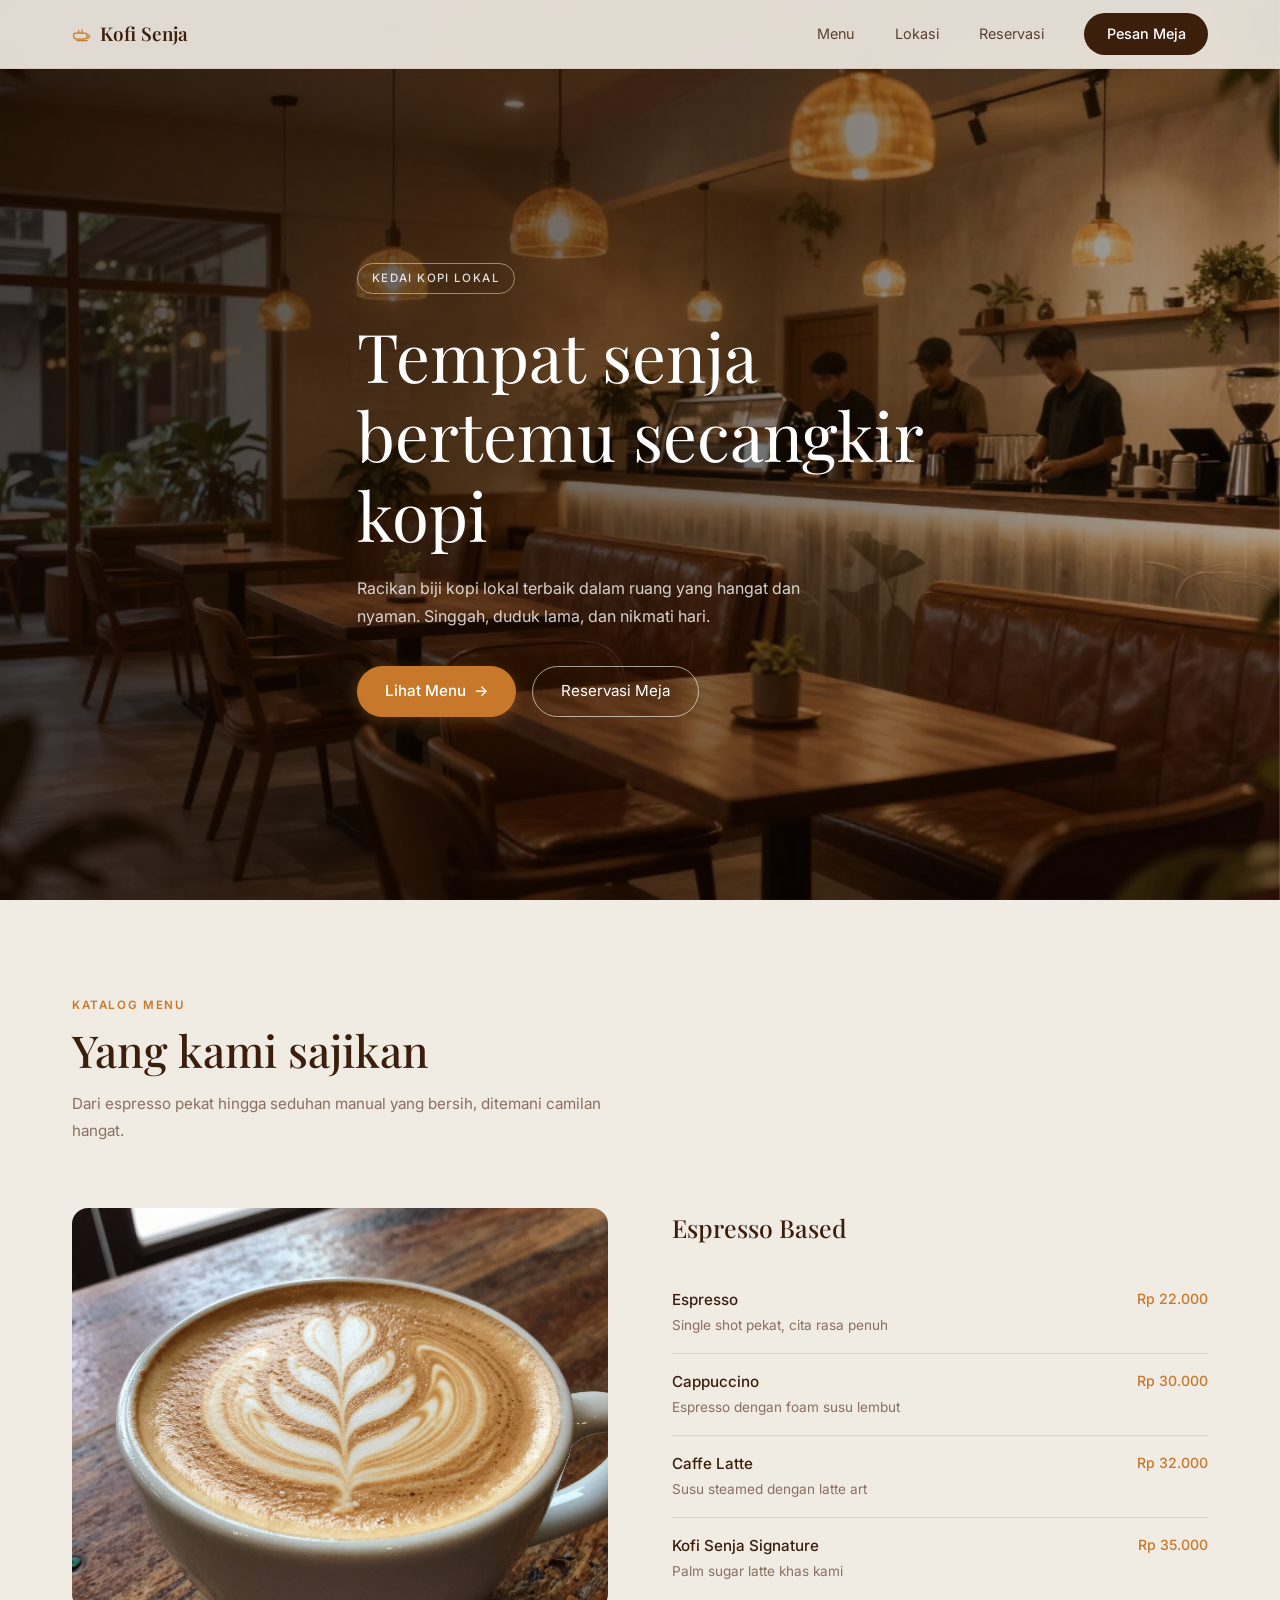
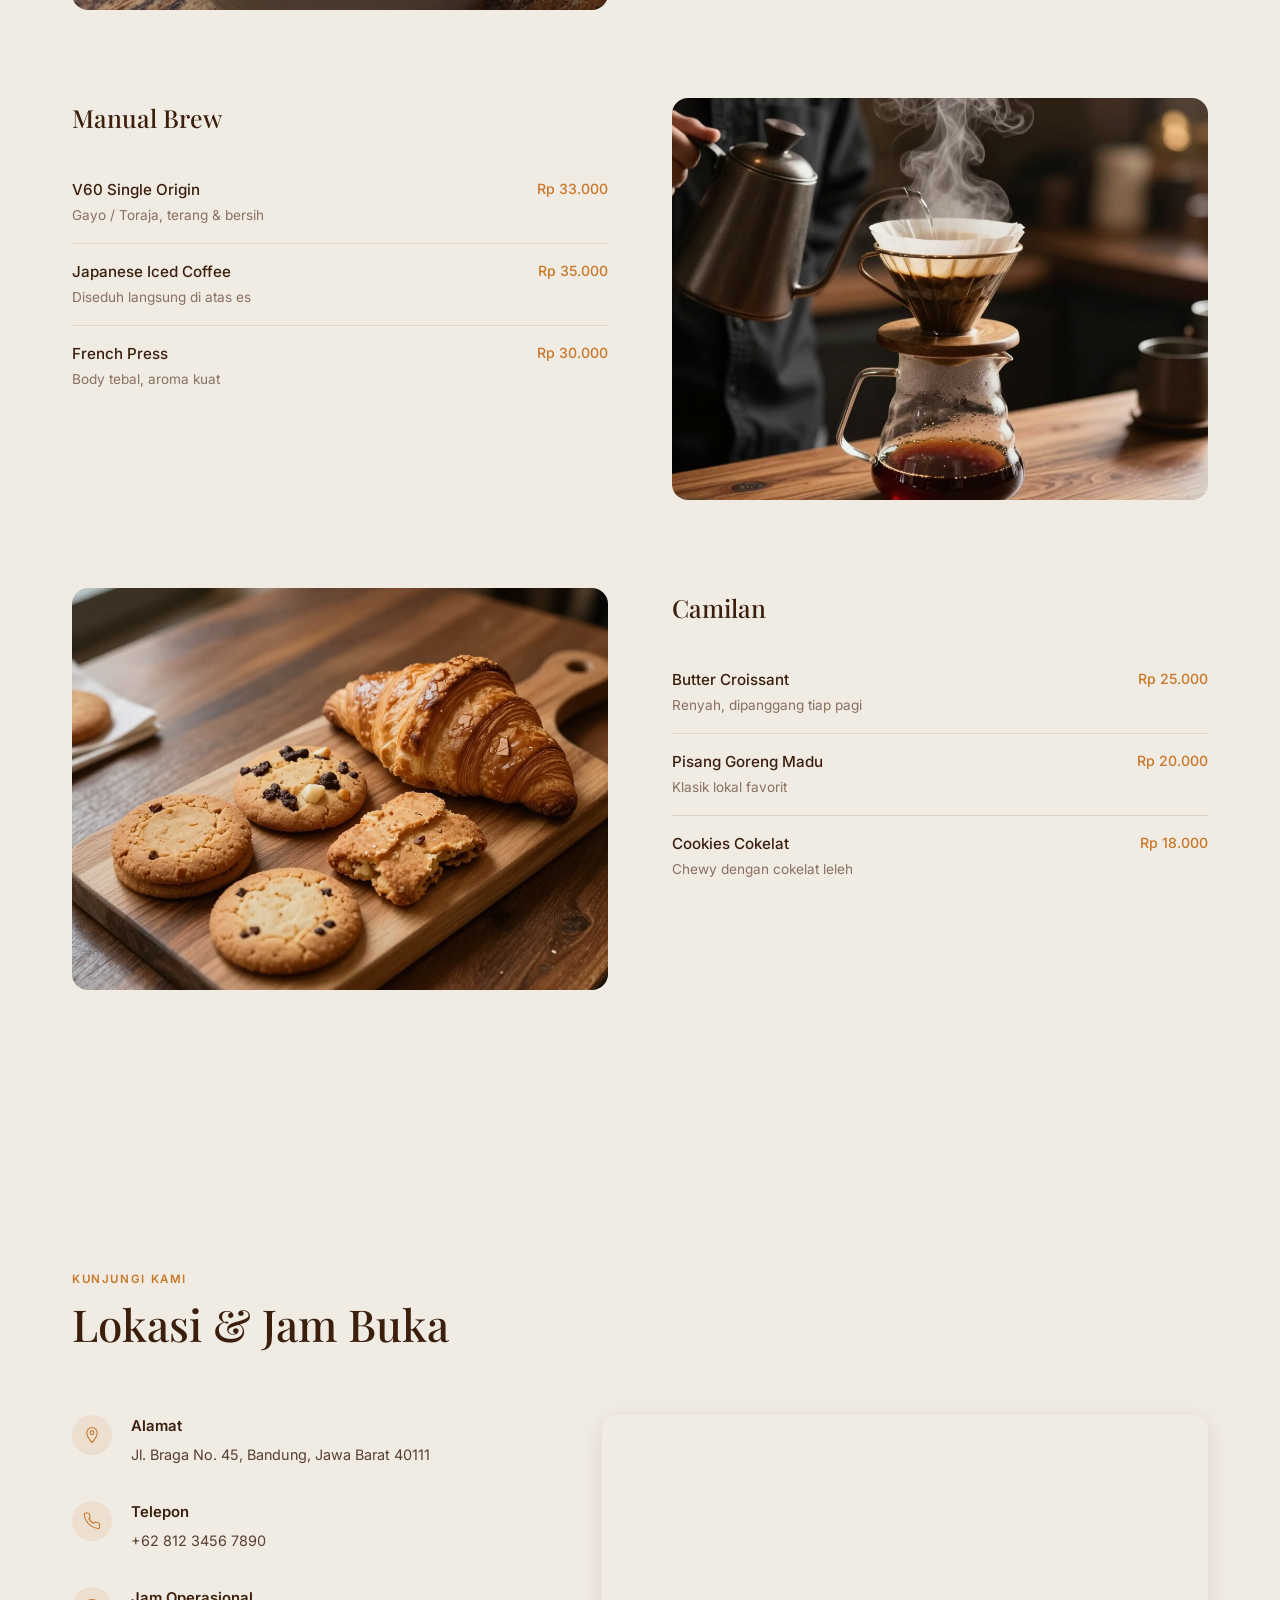
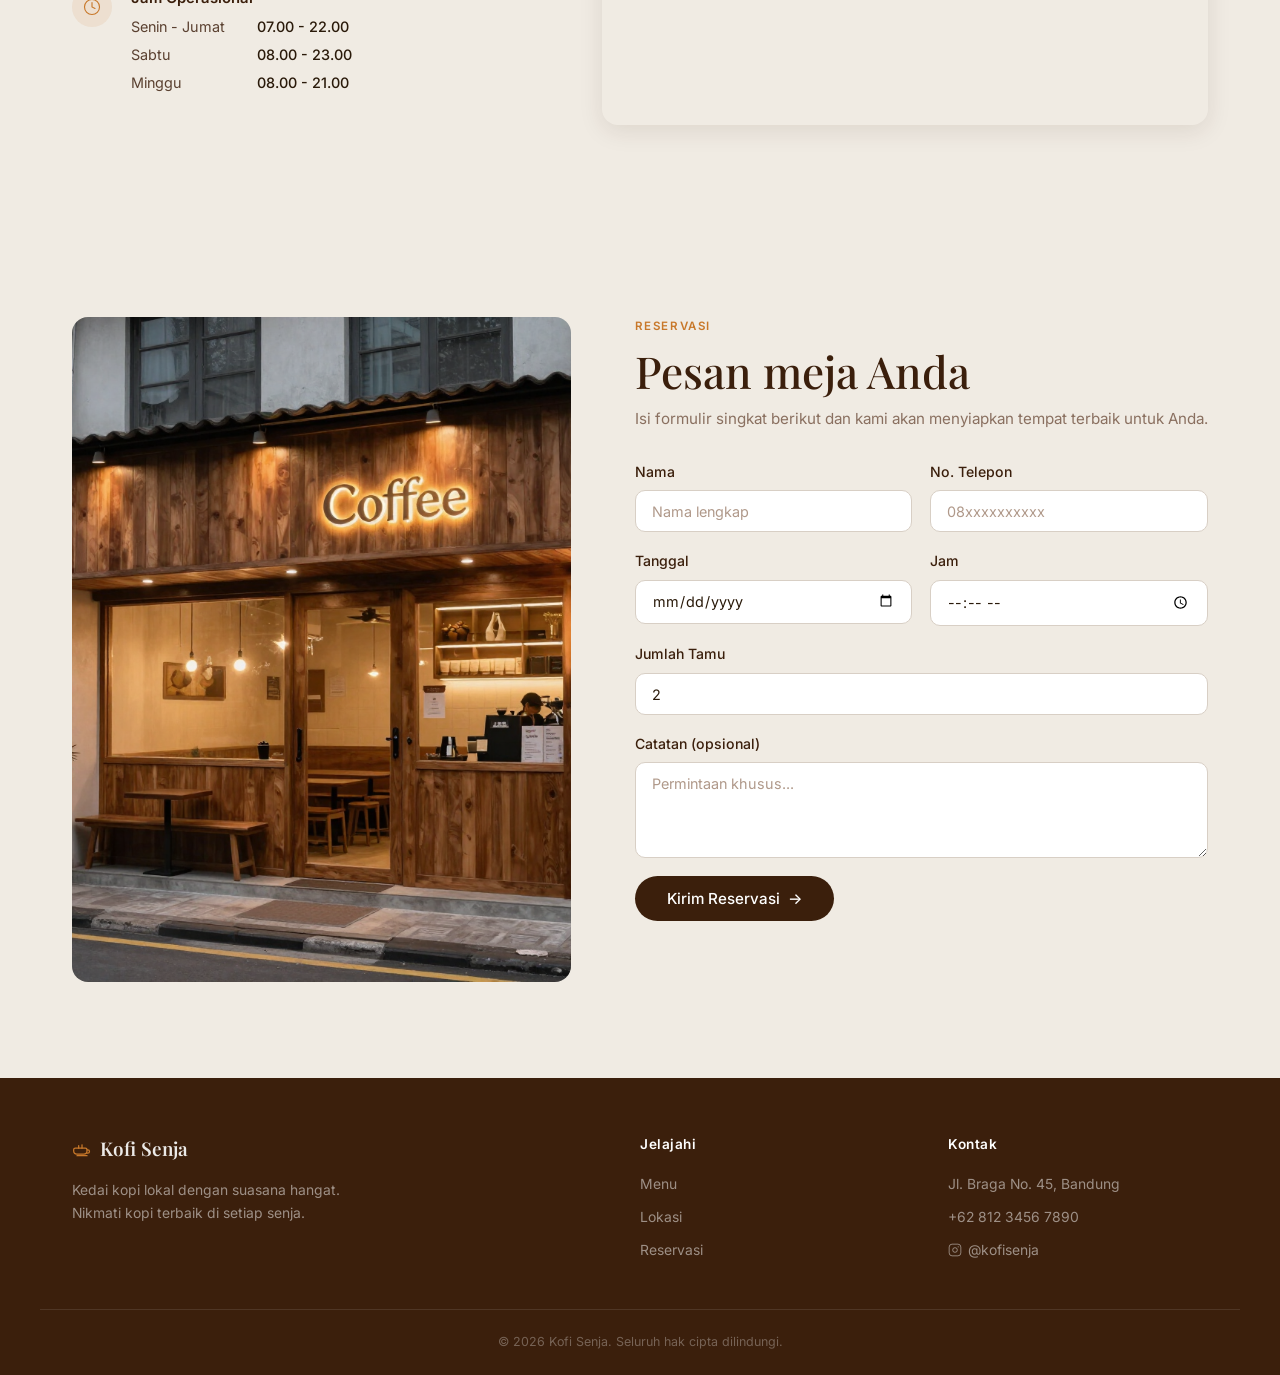
<file: index.html>
<!DOCTYPE html>
<html lang="id">
<head>
  <meta charset="UTF-8" />
  <meta name="viewport" content="width=device-width, initial-scale=1.0" />
  <title>Kofi Senja — Kedai Kopi Lokal Bandung</title>
  <meta name="description" content="Kofi Senja adalah kedai kopi lokal di Bandung dengan racikan biji kopi terbaik dalam suasana hangat dan nyaman. Singgah, duduk lama, dan nikmati hari." />
  <link rel="preconnect" href="https://fonts.googleapis.com" />
  <link rel="preconnect" href="https://fonts.gstatic.com" crossorigin />
  <link href="https://fonts.googleapis.com/css2?family=Playfair+Display:ital,wght@0,400;0,500;0,600;0,700;1,400&family=Inter:wght@300;400;500;600&display=swap" rel="stylesheet" />
  <link rel="stylesheet" href="style.css" />
</head>
<body>

  <!-- ===== NAVBAR ===== -->
  <header id="navbar" class="navbar">
    <div class="container navbar-inner">
      <a href="#" class="brand" id="brand-logo">
        <svg class="brand-icon" viewBox="0 0 24 24" fill="none" xmlns="http://www.w3.org/2000/svg">
          <path d="M4 11h12a2 2 0 0 1 2 2v1a4 4 0 0 1-4 4H6a4 4 0 0 1-4-4v-1a2 2 0 0 1 2-2z" stroke="currentColor" stroke-width="1.5" stroke-linecap="round" stroke-linejoin="round"/>
          <path d="M18 13h1a2 2 0 0 1 0 4h-1" stroke="currentColor" stroke-width="1.5" stroke-linecap="round" stroke-linejoin="round"/>
          <path d="M8 11V8" stroke="currentColor" stroke-width="1.5" stroke-linecap="round"/>
          <path d="M12 11V7" stroke="currentColor" stroke-width="1.5" stroke-linecap="round"/>
          <path d="M6 20h12" stroke="currentColor" stroke-width="1.5" stroke-linecap="round"/>
        </svg>
        Kofi Senja
      </a>

      <nav class="nav-links" id="nav-desktop">
        <a href="#menu"      class="nav-link" id="nav-menu">Menu</a>
        <a href="#lokasi"    class="nav-link" id="nav-lokasi">Lokasi</a>
        <a href="#reservasi" class="nav-link" id="nav-reservasi">Reservasi</a>
        <a href="#reservasi" class="btn-pesan" id="nav-cta">Pesan Meja</a>
      </nav>

      <button class="hamburger" id="hamburger-btn" aria-label="Toggle Menu">
        <span></span><span></span><span></span>
      </button>
    </div>

    <div class="mobile-menu" id="mobile-menu">
      <a href="#menu"      class="mobile-nav-link" id="mob-menu">Menu</a>
      <a href="#lokasi"    class="mobile-nav-link" id="mob-lokasi">Lokasi</a>
      <a href="#reservasi" class="mobile-nav-link" id="mob-reservasi">Reservasi</a>
      <a href="#reservasi" class="btn-pesan mobile-cta" id="mob-cta">Pesan Meja</a>
    </div>
  </header>

  <!-- ===== HERO ===== -->
  <section id="hero" class="hero">
    <div class="hero-bg" style="background-image: url('img/hero-coffeeshop.jpg');"></div>
    <div class="hero-overlay"></div>
    <div class="container hero-content">
      <span class="hero-badge">KEDAI KOPI LOKAL</span>
      <h1 class="hero-title">Tempat senja<br>bertemu secangkir<br>kopi</h1>
      <p class="hero-desc">Racikan biji kopi lokal terbaik dalam ruang yang hangat dan<br>nyaman. Singgah, duduk lama, dan nikmati hari.</p>
      <div class="hero-btns">
        <a href="#menu"      class="btn-lihat-menu"  id="hero-btn-menu">Lihat Menu &nbsp;→</a>
        <a href="#reservasi" class="btn-reservasi-outline" id="hero-btn-reservasi">Reservasi Meja</a>
      </div>
    </div>
  </section>

  <!-- ===== MENU ===== -->
  <section id="menu" class="section">
    <div class="container">

      <div class="section-intro">
        <span class="label-tag">KATALOG MENU</span>
        <h2 class="section-heading">Yang kami sajikan</h2>
        <p class="section-sub">Dari espresso pekat hingga seduhan manual yang bersih, ditemani camilan<br>hangat.</p>
      </div>

      <!-- Espresso Based: gambar KIRI, list KANAN -->
      <div class="menu-row" id="menu-espresso">
        <div class="menu-photo">
          <img src="img/coffee-latte.jpg" alt="Espresso Based" />
        </div>
        <div class="menu-items">
          <h3 class="menu-cat">Espresso Based</h3>
          <ul class="item-list">
            <li class="item">
              <div class="item-info">
                <span class="item-name">Espresso</span>
                <span class="item-desc">Single shot pekat, cita rasa penuh</span>
              </div>
              <span class="item-price">Rp 22.000</span>
            </li>
            <li class="item">
              <div class="item-info">
                <span class="item-name">Cappuccino</span>
                <span class="item-desc">Espresso dengan foam susu lembut</span>
              </div>
              <span class="item-price">Rp 30.000</span>
            </li>
            <li class="item">
              <div class="item-info">
                <span class="item-name">Caffe Latte</span>
                <span class="item-desc">Susu steamed dengan latte art</span>
              </div>
              <span class="item-price">Rp 32.000</span>
            </li>
            <li class="item">
              <div class="item-info">
                <span class="item-name">Kofi Senja Signature</span>
                <span class="item-desc">Palm sugar latte khas kami</span>
              </div>
              <span class="item-price">Rp 35.000</span>
            </li>
          </ul>
        </div>
      </div>

      <!-- Manual Brew: list KIRI, gambar KANAN -->
      <div class="menu-row menu-row-rev" id="menu-manual">
        <div class="menu-items">
          <h3 class="menu-cat">Manual Brew</h3>
          <ul class="item-list">
            <li class="item">
              <div class="item-info">
                <span class="item-name">V60 Single Origin</span>
                <span class="item-desc">Gayo / Toraja, terang &amp; bersih</span>
              </div>
              <span class="item-price">Rp 33.000</span>
            </li>
            <li class="item">
              <div class="item-info">
                <span class="item-name">Japanese Iced Coffee</span>
                <span class="item-desc">Diseduh langsung di atas es</span>
              </div>
              <span class="item-price">Rp 35.000</span>
            </li>
            <li class="item">
              <div class="item-info">
                <span class="item-name">French Press</span>
                <span class="item-desc">Body tebal, aroma kuat</span>
              </div>
              <span class="item-price">Rp 30.000</span>
            </li>
          </ul>
        </div>
        <div class="menu-photo">
          <img src="img/manual-brew.jpg" alt="Manual Brew" />
        </div>
      </div>

      <!-- Camilan: gambar KIRI, list KANAN -->
      <div class="menu-row" id="menu-camilan">
        <div class="menu-photo">
          <img src="img/snacks.jpg" alt="Camilan" />
        </div>
        <div class="menu-items">
          <h3 class="menu-cat">Camilan</h3>
          <ul class="item-list">
            <li class="item">
              <div class="item-info">
                <span class="item-name">Butter Croissant</span>
                <span class="item-desc">Renyah, dipanggang tiap pagi</span>
              </div>
              <span class="item-price">Rp 25.000</span>
            </li>
            <li class="item">
              <div class="item-info">
                <span class="item-name">Pisang Goreng Madu</span>
                <span class="item-desc">Klasik lokal favorit</span>
              </div>
              <span class="item-price">Rp 20.000</span>
            </li>
            <li class="item">
              <div class="item-info">
                <span class="item-name">Cookies Cokelat</span>
                <span class="item-desc">Chewy dengan cokelat leleh</span>
              </div>
              <span class="item-price">Rp 18.000</span>
            </li>
          </ul>
        </div>
      </div>

    </div>
  </section>

  <!-- ===== LOKASI ===== -->
  <section id="lokasi" class="section">
    <div class="container">
      <div class="section-intro">
        <span class="label-tag">KUNJUNGI KAMI</span>
        <h2 class="section-heading">Lokasi &amp; Jam Buka</h2>
      </div>
      <div class="lokasi-grid">
        <div class="lokasi-left">
          <div class="lokasi-item">
            <div class="lokasi-icon">
              <svg viewBox="0 0 24 24" fill="none"><path d="M12 2C8.13 2 5 5.13 5 9c0 5.25 7 13 7 13s7-7.75 7-13c0-3.87-3.13-7-7-7z" stroke="currentColor" stroke-width="1.5"/><circle cx="12" cy="9" r="2.5" stroke="currentColor" stroke-width="1.5"/></svg>
            </div>
            <div>
              <h4 class="lokasi-label">Alamat</h4>
              <p class="lokasi-val">Jl. Braga No. 45, Bandung, Jawa Barat 40111</p>
            </div>
          </div>
          <div class="lokasi-item">
            <div class="lokasi-icon">
              <svg viewBox="0 0 24 24" fill="none"><path d="M22 16.92v3a2 2 0 0 1-2.18 2 19.79 19.79 0 0 1-8.63-3.07A19.5 19.5 0 0 1 4.69 12a19.79 19.79 0 0 1-3.07-8.67A2 2 0 0 1 3.6 1.27h3a2 2 0 0 1 2 1.72 12.84 12.84 0 0 0 .7 2.81 2 2 0 0 1-.45 2.11L7.91 8.83a16 16 0 0 0 6.09 6.09l.88-.88a2 2 0 0 1 2.11-.45 12.84 12.84 0 0 0 2.81.7A2 2 0 0 1 22 16.92z" stroke="currentColor" stroke-width="1.5"/></svg>
            </div>
            <div>
              <h4 class="lokasi-label">Telepon</h4>
              <p class="lokasi-val">+62 812 3456 7890</p>
            </div>
          </div>
          <div class="lokasi-item">
            <div class="lokasi-icon">
              <svg viewBox="0 0 24 24" fill="none"><circle cx="12" cy="12" r="10" stroke="currentColor" stroke-width="1.5"/><polyline points="12 6 12 12 16 14" stroke="currentColor" stroke-width="1.5" stroke-linecap="round"/></svg>
            </div>
            <div>
              <h4 class="lokasi-label">Jam Operasional</h4>
              <div class="jam-grid">
                <span>Senin - Jumat</span><span>07.00 - 22.00</span>
                <span>Sabtu</span><span>08.00 - 23.00</span>
                <span>Minggu</span><span>08.00 - 21.00</span>
              </div>
            </div>
          </div>
        </div>
        <div class="lokasi-map">
          <iframe
            src="https://www.google.com/maps/embed?pb=!1m18!1m12!1m3!1d3961.34567890123!2d107.60440000000001!3d-6.921000000000001!2m3!1f0!2f0!3f0!3m2!1i1024!2i768!4f13.1!3m3!1m2!1s0x2e68e6e46beec7e5%3A0xd5bb2bc7e91f26a5!2sJl.%20Braga%2C%20Bandung%20City%2C%20West%20Java!5e0!3m2!1sen!2sid!4v1621000000000!5m2!1sen!2sid"
            width="100%" height="100%" style="border:0;" allowfullscreen="" loading="lazy"
            referrerpolicy="no-referrer-when-downgrade" title="Lokasi Kofi Senja" id="map-embed"></iframe>
        </div>
      </div>
    </div>
  </section>

  <!-- ===== RESERVASI ===== -->
  <section id="reservasi" class="section">
    <div class="container">
      <div class="reservasi-grid">
        <div class="reservasi-photo">
          <img src="img/coffeeshop-exterior.jpg" alt="Kofi Senja Exterior" />
        </div>
        <div class="reservasi-form-wrap">
          <span class="label-tag">RESERVASI</span>
          <h2 class="section-heading">Pesan meja Anda</h2>
          <p class="section-sub">Isi formulir singkat berikut dan kami akan menyiapkan tempat terbaik untuk Anda.</p>

          <form id="reservasi-form" class="rform" novalidate>
            <div class="rform-row">
              <div class="rform-group">
                <label for="f-nama">Nama</label>
                <input type="text" id="f-nama" placeholder="Nama lengkap" required />
              </div>
              <div class="rform-group">
                <label for="f-telp">No. Telepon</label>
                <input type="tel" id="f-telp" placeholder="08xxxxxxxxxx" required />
              </div>
            </div>
            <div class="rform-row">
              <div class="rform-group">
                <label for="f-tanggal">Tanggal</label>
                <input type="date" id="f-tanggal" required />
              </div>
              <div class="rform-group">
                <label for="f-jam">Jam</label>
                <input type="time" id="f-jam" required />
              </div>
            </div>
            <div class="rform-group">
              <label for="f-tamu">Jumlah Tamu</label>
              <input type="number" id="f-tamu" value="2" min="1" max="20" required />
            </div>
            <div class="rform-group">
              <label for="f-catatan">Catatan (opsional)</label>
              <textarea id="f-catatan" placeholder="Permintaan khusus..."></textarea>
            </div>
            <button type="submit" id="submit-reservasi">Kirim Reservasi &nbsp;→</button>
          </form>
          <div class="toast" id="toast"></div>
        </div>
      </div>
    </div>
  </section>

  <!-- ===== FOOTER ===== -->
  <footer class="footer" id="footer">
    <div class="container footer-inner">
      <div class="footer-brand-col">
        <a href="#" class="brand brand-light" id="footer-brand">
          <svg class="brand-icon" viewBox="0 0 24 24" fill="none">
            <path d="M4 11h12a2 2 0 0 1 2 2v1a4 4 0 0 1-4 4H6a4 4 0 0 1-4-4v-1a2 2 0 0 1 2-2z" stroke="currentColor" stroke-width="1.5" stroke-linecap="round" stroke-linejoin="round"/>
            <path d="M18 13h1a2 2 0 0 1 0 4h-1" stroke="currentColor" stroke-width="1.5" stroke-linecap="round" stroke-linejoin="round"/>
            <path d="M8 11V8" stroke="currentColor" stroke-width="1.5" stroke-linecap="round"/>
            <path d="M12 11V7" stroke="currentColor" stroke-width="1.5" stroke-linecap="round"/>
            <path d="M6 20h12" stroke="currentColor" stroke-width="1.5" stroke-linecap="round"/>
          </svg>
          Kofi Senja
        </a>
        <p>Kedai kopi lokal dengan suasana hangat. Nikmati kopi terbaik di setiap senja.</p>
      </div>

      <div class="footer-col">
        <h5>Jelajahi</h5>
        <ul>
          <li><a href="#menu"      id="f-nav-menu">Menu</a></li>
          <li><a href="#lokasi"    id="f-nav-lokasi">Lokasi</a></li>
          <li><a href="#reservasi" id="f-nav-reservasi">Reservasi</a></li>
        </ul>
      </div>

      <div class="footer-col">
        <h5>Kontak</h5>
        <ul>
          <li>Jl. Braga No. 45, Bandung</li>
          <li>+62 812 3456 7890</li>
          <li class="footer-ig">
            <svg viewBox="0 0 24 24" fill="none" width="14" height="14"><rect x="2" y="2" width="20" height="20" rx="5" stroke="currentColor" stroke-width="1.5"/><circle cx="12" cy="12" r="4" stroke="currentColor" stroke-width="1.5"/><circle cx="17.5" cy="6.5" r="1" fill="currentColor"/></svg>
            @kofisenja
          </li>
        </ul>
      </div>
    </div>

    <div class="footer-bottom">
      <p>© 2026 Kofi Senja. Seluruh hak cipta dilindungi.</p>
    </div>
  </footer>

  <script src="script.js"></script>
</body>
</html>
</file>
<file: style.css>
/* =====================================================
   KOFI SENJA — style.css (pixel-perfect rebuild)
   ===================================================== */

/* ---- Reset ---- */
*, *::before, *::after { box-sizing: border-box; margin: 0; padding: 0; }
html { scroll-behavior: smooth; }
body {
  font-family: 'Inter', -apple-system, BlinkMacSystemFont, sans-serif;
  background: #f0ebe3;
  color: #2a1a0a;
  line-height: 1.6;
  overflow-x: hidden;
}
img { display: block; max-width: 100%; height: auto; }
a { text-decoration: none; color: inherit; }
ul { list-style: none; }
button { cursor: pointer; border: none; background: none; font-family: inherit; }

/* ---- Container ---- */
.container {
  max-width: 1200px;
  margin: 0 auto;
  padding: 0 2rem;
}

/* =====================================================
   NAVBAR  — persis seperti original
   ===================================================== */
.navbar {
  position: fixed;
  top: 0; left: 0; right: 0;
  z-index: 100;
  background: rgba(240, 235, 227, 0.92);
  backdrop-filter: blur(12px);
  -webkit-backdrop-filter: blur(12px);
  border-bottom: 1px solid rgba(180,140,100,0.18);
  transition: box-shadow 0.25s;
}
.navbar.scrolled { box-shadow: 0 2px 16px rgba(59,31,12,0.10); }

.navbar-inner {
  display: flex;
  align-items: center;
  justify-content: space-between;
  height: 68px;
}

/* Brand */
.brand {
  display: flex;
  align-items: center;
  gap: 0.5rem;
  font-family: 'Playfair Display', serif;
  font-size: 1.18rem;
  font-weight: 600;
  color: #3b1f0c;
}
.brand-icon {
  width: 20px; height: 20px;
  color: #c8782a;
  flex-shrink: 0;
}
.brand-light { color: rgba(255,255,255,0.9); }
.brand-light .brand-icon { color: #c8782a; }

/* Nav links */
.nav-links {
  display: flex;
  align-items: center;
  gap: 2.5rem;
}
.nav-link {
  font-size: 0.9rem;
  font-weight: 400;
  color: #5a4030;
  transition: color 0.2s;
}
.nav-link:hover { color: #3b1f0c; }

/* "Pesan Meja" button — dark pill */
.btn-pesan {
  display: inline-flex;
  align-items: center;
  padding: 0.6rem 1.4rem;
  background: #3b1f0c;
  color: #fff;
  border-radius: 100px;
  font-size: 0.9rem;
  font-weight: 500;
  transition: background 0.2s, transform 0.2s;
}
.btn-pesan:hover { background: #5c2d0e; transform: translateY(-1px); }

/* Hamburger */
.hamburger {
  display: none;
  flex-direction: column;
  gap: 5px;
  padding: 6px;
}
.hamburger span {
  display: block;
  width: 24px; height: 2px;
  background: #3b1f0c;
  border-radius: 2px;
  transition: transform 0.25s, opacity 0.25s;
}
.hamburger.open span:nth-child(1) { transform: translateY(7px) rotate(45deg); }
.hamburger.open span:nth-child(2) { opacity: 0; }
.hamburger.open span:nth-child(3) { transform: translateY(-7px) rotate(-45deg); }

/* Mobile Menu */
.mobile-menu {
  display: none;
  flex-direction: column;
  background: #f5f1ea;
  border-top: 1px solid #e0d8cc;
  max-height: 0;
  overflow: hidden;
  transition: max-height 0.35s ease;
}
.mobile-menu.open { display: flex; max-height: 400px; }
.mobile-nav-link {
  padding: 0.9rem 2rem;
  font-size: 0.93rem;
  color: #5a4030;
  border-bottom: 1px solid #e0d8cc;
}
.mobile-nav-link:hover { color: #3b1f0c; background: #ece5db; }
.mobile-cta { margin: 1rem 2rem; align-self: flex-start; }

/* =====================================================
   HERO
   ===================================================== */
.hero {
  position: relative;
  min-height: 100vh;
  display: flex;
  align-items: center;
  overflow: hidden;
}
.hero-bg {
  position: absolute;
  inset: 0;
  background-size: cover;
  background-position: center;
  background-color: #2a1408;
  will-change: transform;
}
.hero-overlay {
  position: absolute;
  inset: 0;
  background: linear-gradient(
    to right,
    rgba(15,5,0,0.70) 0%,
    rgba(15,5,0,0.52) 55%,
    rgba(15,5,0,0.30) 100%
  );
}
.hero-content {
  position: relative;
  z-index: 2;
  max-width: 700px;
  padding-top: 80px;
}

/* Badge */
.hero-badge {
  display: inline-block;
  border: 1px solid rgba(255,255,255,0.45);
  border-radius: 100px;
  padding: 0.32rem 0.9rem;
  font-size: 0.72rem;
  font-weight: 500;
  letter-spacing: 0.12em;
  color: rgba(255,255,255,0.85);
  margin-bottom: 1.4rem;
  animation: fadeUp 0.8s ease both;
}

/* Title */
.hero-title {
  font-family: 'Playfair Display', serif;
  font-size: clamp(2.6rem, 5.5vw, 4.2rem);
  font-weight: 400;
  color: #ffffff;
  line-height: 1.18;
  margin-bottom: 1.25rem;
  animation: fadeUp 0.8s 0.12s ease both;
}

/* Description */
.hero-desc {
  font-size: 1rem;
  color: rgba(255,255,255,0.8);
  line-height: 1.75;
  margin-bottom: 2.25rem;
  animation: fadeUp 0.8s 0.24s ease both;
}

/* Hero buttons */
.hero-btns {
  display: flex;
  gap: 1rem;
  flex-wrap: wrap;
  animation: fadeUp 0.8s 0.36s ease both;
}
.btn-lihat-menu {
  display: inline-flex;
  align-items: center;
  padding: 0.78rem 1.75rem;
  background: #c8782a;
  color: #fff;
  border-radius: 100px;
  font-size: 0.95rem;
  font-weight: 500;
  transition: background 0.2s, transform 0.2s, box-shadow 0.2s;
  box-shadow: 0 4px 16px rgba(200,120,42,0.35);
}
.btn-lihat-menu:hover {
  background: #b56520;
  transform: translateY(-2px);
  box-shadow: 0 6px 22px rgba(200,120,42,0.45);
}
.btn-reservasi-outline {
  display: inline-flex;
  align-items: center;
  padding: 0.78rem 1.75rem;
  background: transparent;
  color: #fff;
  border: 1.5px solid rgba(255,255,255,0.6);
  border-radius: 100px;
  font-size: 0.95rem;
  font-weight: 400;
  transition: background 0.2s, border-color 0.2s, transform 0.2s;
}
.btn-reservasi-outline:hover {
  background: rgba(255,255,255,0.10);
  border-color: #fff;
  transform: translateY(-2px);
}

/* =====================================================
   SECTIONS COMMON
   ===================================================== */
.section {
  padding: 6rem 0;
  background: #f0ebe3;
}

/* Label tag (amber, small caps, letter-spaced) */
.label-tag {
  display: block;
  font-size: 0.72rem;
  font-weight: 600;
  letter-spacing: 0.14em;
  color: #c8782a;
  margin-bottom: 0.6rem;
}

/* Section heading */
.section-heading {
  font-family: 'Playfair Display', serif;
  font-size: clamp(1.9rem, 3.8vw, 2.75rem);
  font-weight: 500;
  color: #3b1f0c;
  line-height: 1.2;
  margin-bottom: 0.9rem;
}

/* Section sub text */
.section-sub {
  font-size: 0.95rem;
  color: #8a7060;
  line-height: 1.75;
}

/* Section intro block */
.section-intro {
  margin-bottom: 4rem;
}

/* =====================================================
   MENU SECTION
   ===================================================== */

/* Each menu row */
.menu-row {
  display: grid;
  grid-template-columns: 1fr 1fr;
  gap: 4rem;
  align-items: start;
  margin-bottom: 5.5rem;
}
/* Reverse: list left, photo right */
.menu-row-rev {
  grid-template-columns: 1fr 1fr;
}
/* Force photo to the right for reversed rows */
.menu-row-rev .menu-photo { order: 2; }
.menu-row-rev .menu-items { order: 1; }

/* Photo */
.menu-photo {
  border-radius: 16px;
  overflow: hidden;
  aspect-ratio: 4 / 3;
  background: #d8cfc5;
}
.menu-photo img {
  width: 100%;
  height: 100%;
  object-fit: cover;
  transition: transform 0.5s ease;
}
.menu-photo:hover img { transform: scale(1.03); }

/* Category title — DARK BROWN, Playfair, NOT orange */
.menu-cat {
  font-family: 'Playfair Display', serif;
  font-size: 1.55rem;
  font-weight: 500;
  color: #3b1f0c;   /* <-- dark brown, same as original */
  margin-bottom: 1.5rem;
}

/* Item list */
.item-list {
  display: flex;
  flex-direction: column;
}

/* Single item */
.item {
  display: flex;
  justify-content: space-between;
  align-items: flex-start;
  gap: 1rem;
  padding: 1rem 0;
  border-bottom: 1px solid #ddd5c8;
}
.item:last-child { border-bottom: none; }

.item-info {
  display: flex;
  flex-direction: column;
  gap: 0.18rem;
}

/* Item name — dark brown */
.item-name {
  font-size: 0.95rem;
  font-weight: 500;
  color: #3b1f0c;
}

/* Item description — light gray-brown */
.item-desc {
  font-size: 0.85rem;
  color: #8a7060;
}

/* Item price — amber */
.item-price {
  font-size: 0.88rem;
  font-weight: 500;
  color: #c8782a;
  white-space: nowrap;
  flex-shrink: 0;
}

/* =====================================================
   LOKASI
   ===================================================== */
.lokasi-grid {
  display: grid;
  grid-template-columns: 1fr 1.3fr;
  gap: 4rem;
  align-items: start;
}
.lokasi-left {
  display: flex;
  flex-direction: column;
  gap: 2.2rem;
}
.lokasi-item {
  display: flex;
  gap: 1.2rem;
  align-items: flex-start;
}
.lokasi-icon {
  width: 40px; height: 40px;
  border-radius: 50%;
  background: rgba(200,120,42,0.10);
  display: flex;
  align-items: center;
  justify-content: center;
  flex-shrink: 0;
  color: #c8782a;
}
.lokasi-icon svg { width: 18px; height: 18px; }
.lokasi-label {
  font-size: 0.93rem;
  font-weight: 600;
  color: #3b1f0c;
  margin-bottom: 0.25rem;
}
.lokasi-val {
  font-size: 0.9rem;
  color: #5a4030;
  line-height: 1.6;
}
.jam-grid {
  display: grid;
  grid-template-columns: auto auto;
  gap: 0.3rem 2rem;
  font-size: 0.9rem;
}
.jam-grid span:nth-child(odd)  { color: #5a4030; }
.jam-grid span:nth-child(even) { color: #2a1a0a; font-weight: 500; }

.lokasi-map {
  border-radius: 16px;
  overflow: hidden;
  height: 310px;
  box-shadow: 0 6px 24px rgba(59,31,12,0.10);
}

/* =====================================================
   RESERVASI
   ===================================================== */
.reservasi-grid {
  display: grid;
  grid-template-columns: 1fr 1.15fr;
  gap: 4rem;
  align-items: start;
}
.reservasi-photo {
  border-radius: 16px;
  overflow: hidden;
  aspect-ratio: 3 / 4;
  background: #c8b8a0;
}
.reservasi-photo img {
  width: 100%;
  height: 100%;
  object-fit: cover;
}

.reservasi-form-wrap .label-tag { margin-top: 0; }
.reservasi-form-wrap .section-heading { margin-bottom: 0.5rem; }
.reservasi-form-wrap .section-sub { margin-bottom: 1.75rem; }

/* Form */
.rform {
  display: flex;
  flex-direction: column;
  gap: 1.1rem;
}
.rform-row {
  display: grid;
  grid-template-columns: 1fr 1fr;
  gap: 1.1rem;
}
.rform-group {
  display: flex;
  flex-direction: column;
  gap: 0.45rem;
}
.rform-group label {
  font-size: 0.88rem;
  font-weight: 500;
  color: #3b1f0c;
}
.rform-group input,
.rform-group textarea {
  width: 100%;
  padding: 0.72rem 1rem;
  border: 1.5px solid #d8cfc5;
  border-radius: 10px;
  background: #ffffff;
  font-family: 'Inter', sans-serif;
  font-size: 0.9rem;
  color: #2a1a0a;
  outline: none;
  transition: border-color 0.2s, box-shadow 0.2s;
}
.rform-group input::placeholder,
.rform-group textarea::placeholder { color: #b0998a; }
.rform-group input:focus,
.rform-group textarea:focus {
  border-color: #c8782a;
  box-shadow: 0 0 0 3px rgba(200,120,42,0.12);
}
.rform-group textarea {
  resize: vertical;
  min-height: 96px;
}
.rform button[type="submit"] {
  display: inline-flex;
  align-items: center;
  width: fit-content;
  padding: 0.82rem 2rem;
  background: #3b1f0c;
  color: #fff;
  border-radius: 100px;
  font-size: 0.95rem;
  font-weight: 500;
  transition: background 0.2s, transform 0.2s, box-shadow 0.2s;
}
.rform button[type="submit"]:hover {
  background: #5c2d0e;
  transform: translateY(-2px);
  box-shadow: 0 4px 14px rgba(59,31,12,0.30);
}

/* Toast */
.toast {
  display: none;
  padding: 0.9rem 1.1rem;
  border-radius: 10px;
  font-size: 0.88rem;
  margin-top: 0.5rem;
}
.toast.success {
  display: block;
  background: rgba(34,120,56,0.09);
  border: 1px solid rgba(34,120,56,0.28);
  color: #1a6632;
}
.toast.error {
  display: block;
  background: rgba(180,40,40,0.07);
  border: 1px solid rgba(180,40,40,0.2);
  color: #a32020;
}

/* =====================================================
   FOOTER — dark brown background
   ===================================================== */
.footer {
  background: #3b1f0c;
  color: rgba(255,255,255,0.7);
  padding-top: 3.5rem;
}
.footer-inner {
  display: grid;
  grid-template-columns: 2fr 1fr 1fr;
  gap: 3rem;
  padding-bottom: 3rem;
  border-bottom: 1px solid rgba(255,255,255,0.10);
}
.footer-brand-col p {
  font-size: 0.87rem;
  color: rgba(255,255,255,0.5);
  line-height: 1.7;
  margin-top: 0.9rem;
  max-width: 270px;
}
.footer-col h5 {
  font-size: 0.85rem;
  font-weight: 600;
  letter-spacing: 0.04em;
  color: #fff;
  margin-bottom: 1.1rem;
}
.footer-col ul {
  display: flex;
  flex-direction: column;
  gap: 0.65rem;
}
.footer-col ul li,
.footer-col ul a {
  font-size: 0.87rem;
  color: rgba(255,255,255,0.5);
  transition: color 0.2s;
}
.footer-col ul a:hover { color: #fff; }
.footer-ig {
  display: inline-flex;
  align-items: center;
  gap: 0.4rem;
}
.footer-bottom {
  text-align: center;
  padding: 1.4rem 2rem;
  font-size: 0.78rem;
  color: rgba(255,255,255,0.3);
}

/* =====================================================
   ANIMATIONS
   ===================================================== */
@keyframes fadeUp {
  from { opacity: 0; transform: translateY(22px); }
  to   { opacity: 1; transform: translateY(0); }
}

/* Scroll reveal */
.will-reveal {
  opacity: 0;
  transform: translateY(28px);
  transition: opacity 0.65s ease, transform 0.65s ease;
}
.will-reveal.visible {
  opacity: 1;
  transform: translateY(0);
}

/* =====================================================
   RESPONSIVE
   ===================================================== */
@media (max-width: 960px) {
  .nav-links { display: none; }
  .hamburger { display: flex; }

  .menu-row,
  .menu-row-rev {
    grid-template-columns: 1fr;
    gap: 2.5rem;
  }
  .menu-row-rev .menu-photo { order: 0; }
  .menu-row-rev .menu-items { order: 1; }

  .lokasi-grid { grid-template-columns: 1fr; }
  .lokasi-map { height: 240px; }

  .reservasi-grid { grid-template-columns: 1fr; }
  .reservasi-photo { aspect-ratio: 16/9; }

  .footer-inner { grid-template-columns: 1fr 1fr; }
  .footer-brand-col { grid-column: 1 / -1; }
}

@media (max-width: 600px) {
  .container { padding: 0 1.2rem; }
  .section { padding: 4rem 0; }
  .hero-title { font-size: 2.1rem; }
  .hero-btns { flex-direction: column; }
  .hero-btns > * { text-align: center; justify-content: center; }
  .rform-row { grid-template-columns: 1fr; }
  .footer-inner { grid-template-columns: 1fr; }
}
</file>
